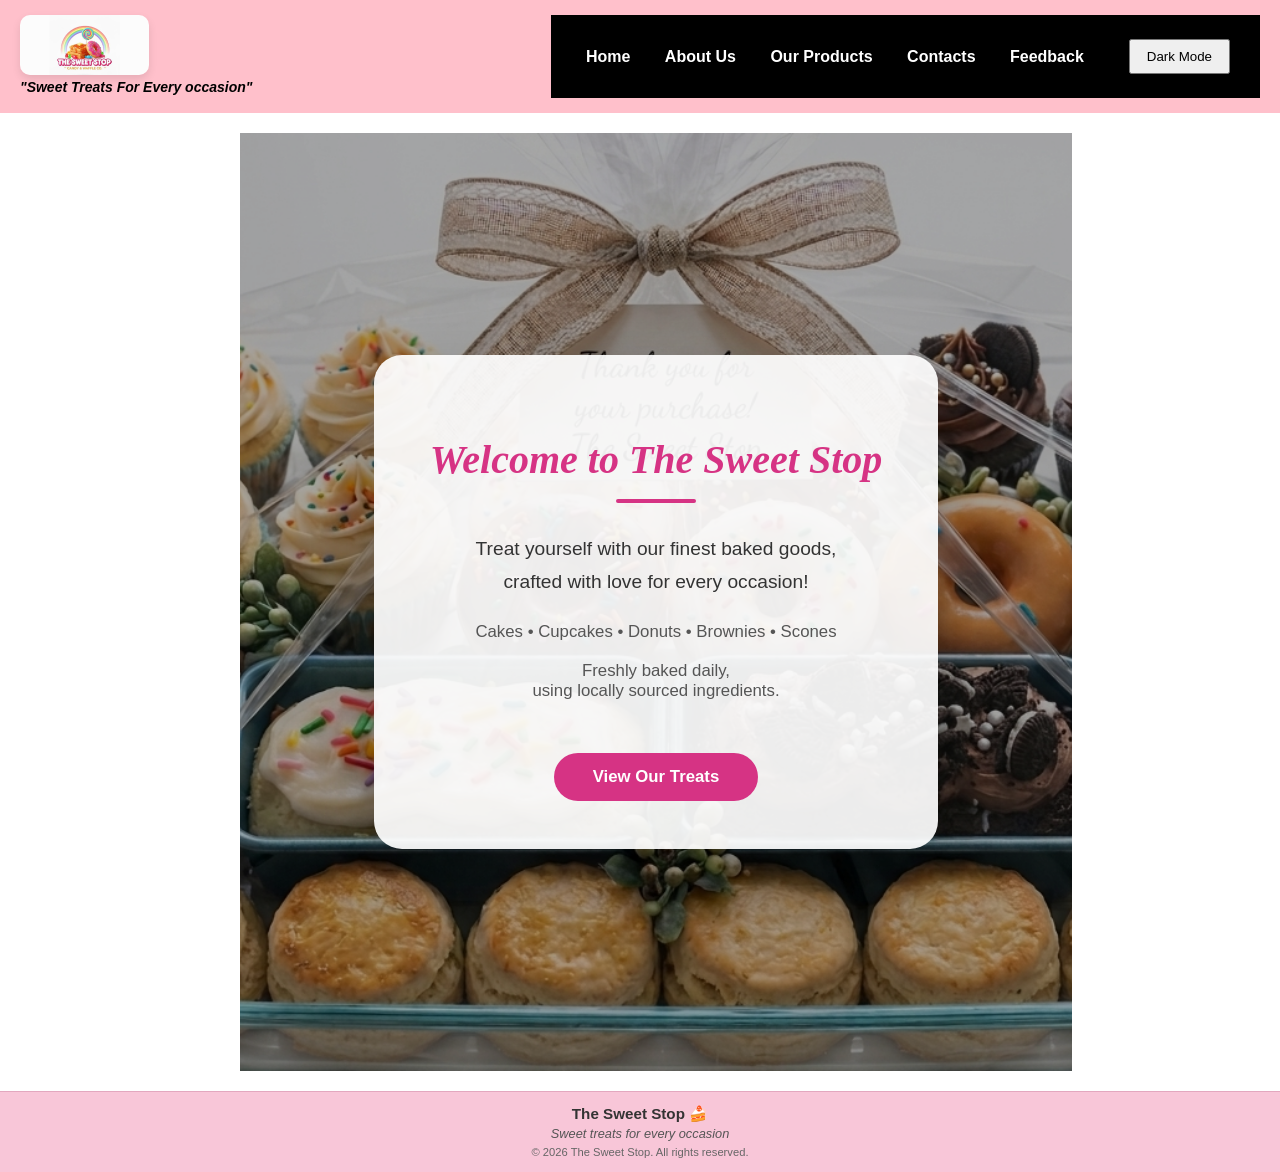
<file: index.html>
<!DOCTYPE html>
<html lang="en">
<head>
    <meta charset="UTF-8">
    <meta name="viewport" content="width=device-width, initial-scale=1.0">
    <title>Homepage</title>
    <link rel="stylesheet" href="styles.css">
</head>
<body>

    <header class="site-header">
       <div class="brand">
        <img src="logo.jpg" alt="logo" class="logo">
       <span class="slogan">"Sweet Treats For Every occasion"</span>
       </div>
    
        <nav class="main-nav">
            <div class="nav-links" id="nav-links">
            <a href="index.html">Home</a>
            <a href="about.html">About Us</a>
            <a href="products.html">Our Products</a>
            <a href="contacts.html">Contacts</a>
            <a href="feedback.html">Feedback</a>
            </div>
    <button class="hamburger" id="hamburger">
        <span></span>
        <span></span>
        <span></span>
    </button>
    <button id="theme-toggle"> Dark Mode</button>
        </nav>
    </header>
    <main>
        <section class="hero-section">
            <div class="hero-overlay"></div>
            <div class="hero-content">
        <h1>Welcome to The Sweet Stop</h1>
        
        <p class="hero-tagline">
            Treat yourself with our finest baked goods,<br>
            crafted with love for every occasion!
        </p>
        
            <p class="hero-details">
            Cakes • Cupcakes • Donuts • Brownies • Scones </p>
            
           
                <p class="hero-details">
                    Freshly baked daily,<br>
                    using locally sourced ingredients.
                </p>

            <a href="products.html" class="hero-button">View Our Treats</a>
        </div>
        </section>
    </main>
  <footer class="site-footer">
  <p class="footer-brand">The Sweet Stop 🍰</p>
  <p class="footer-tagline">Sweet treats for every occasion</p>
  <p class="footer-copy">© 2026 The Sweet Stop. All rights reserved.</p>
</footer>
    <script src="script.js"></script>
</body>
</html>
</file>
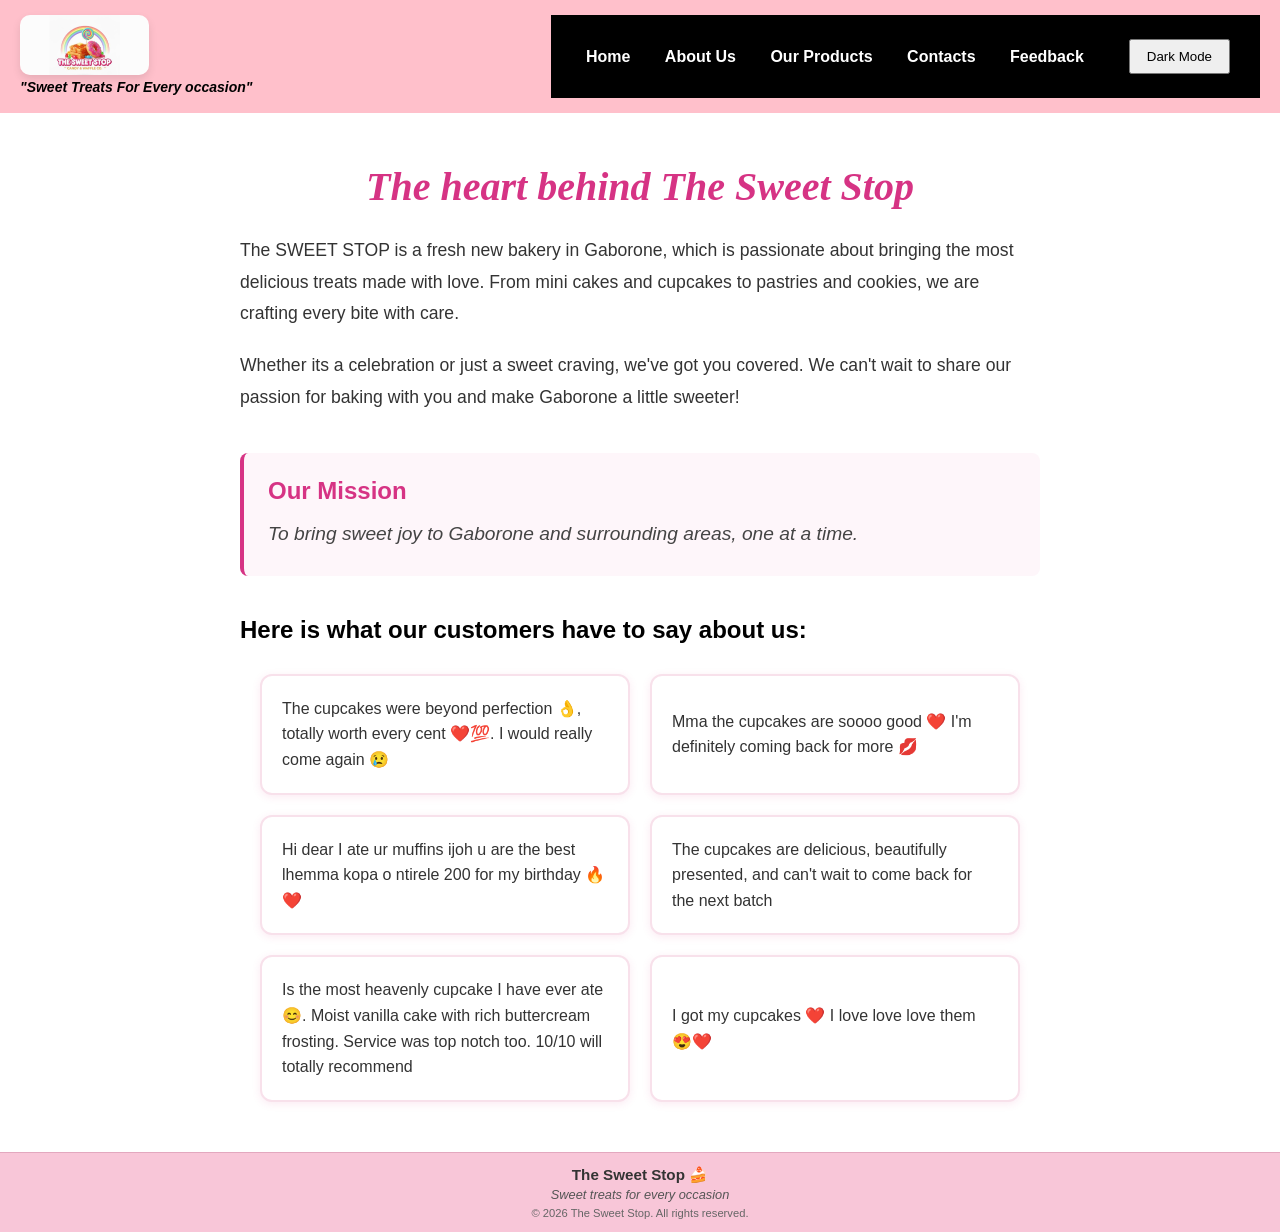
<file: about.html>
<!DOCTYPE html>
<html lang="en">
<head>
    <meta charset="UTF-8">
    <meta name="viewport" content="width=device-width, initial-scale=1.0">
    <title>About Us</title>
    <link rel="stylesheet" href="styles.css">
</head>
<body>
         <header class="site-header">
       <div class="brand">
        <img src="logo.jpg" alt="logo" class="logo">
       <span class="slogan">"Sweet Treats For Every occasion"</span>
       </div>
        <nav class="main-nav">
          <div class="nav-links" id="nav-links">
            <a href="index.html">Home</a>
            <a href="about.html">About Us</a>
            <a href="products.html">Our Products</a>
            <a href="contacts.html">Contacts</a>
            <a href="feedback.html">Feedback</a>
          </div>
    <button class="hamburger" id="hamburger">
        <span></span>
        <span></span>
        <span></span>
    </button>
    <button id="theme-toggle"> Dark Mode</button>
        </nav>
    </header>
    <main>
        <section class="about-section">
            <div class="about-container">
        <h1>The heart behind The Sweet Stop</h1>
        <p class="about-intro">
            The SWEET STOP is a fresh new bakery in Gaborone, which is passionate about bringing the most delicious treats made with love.
            From mini cakes and cupcakes to pastries and cookies, we are crafting every bite with care.
        </p>
        <p>
            Whether its a celebration or just a sweet craving, we've got you covered. We can't wait to share our passion for baking with you and make Gaborone a little sweeter!
           
        </p>

        <div class="mission-box">
            <h2>Our Mission</h2>
        <p>
            To bring sweet joy to Gaborone and surrounding areas, one at a time.
        </p>
        </div>
        </div>
        </section>
            
        <h2>Here is what our customers have to say about us:</h2>

<div class="review-grid">
  <div class="review-card">
    <p>The cupcakes were beyond perfection 👌, totally worth every cent ❤️💯. I would really come again 😢</p>
  </div>

  <div class="review-card">
    <p>Mma the cupcakes are soooo good ❤️ I'm definitely coming back for more 💋</p>
  </div>

  <div class="review-card">
    <p>Hi dear I ate ur muffins ijoh u are the best lhemma kopa o ntirele 200 for my birthday 🔥❤️</p>
  </div>

  <div class="review-card">
    <p>The cupcakes are delicious, beautifully presented, and can't wait to come back for the next batch</p>
  </div>

  <div class="review-card">
    <p>Is the most heavenly cupcake I have ever ate 😊. Moist vanilla cake with rich buttercream frosting. Service was top notch too. 10/10 will totally recommend</p>
  </div>

  <div class="review-card">
    <p>I got my cupcakes ❤️ I love love love them 😍❤️</p>
  </div>
</div>
 </div>
          
    </main>
    <footer class="site-footer">
  <p class="footer-brand">The Sweet Stop 🍰</p>
  <p class="footer-tagline">Sweet treats for every occasion</p>
  <p class="footer-copy">© 2026 The Sweet Stop. All rights reserved.</p>
</footer>
    <script src="script.js"></script>
</body>
</html>
</file>
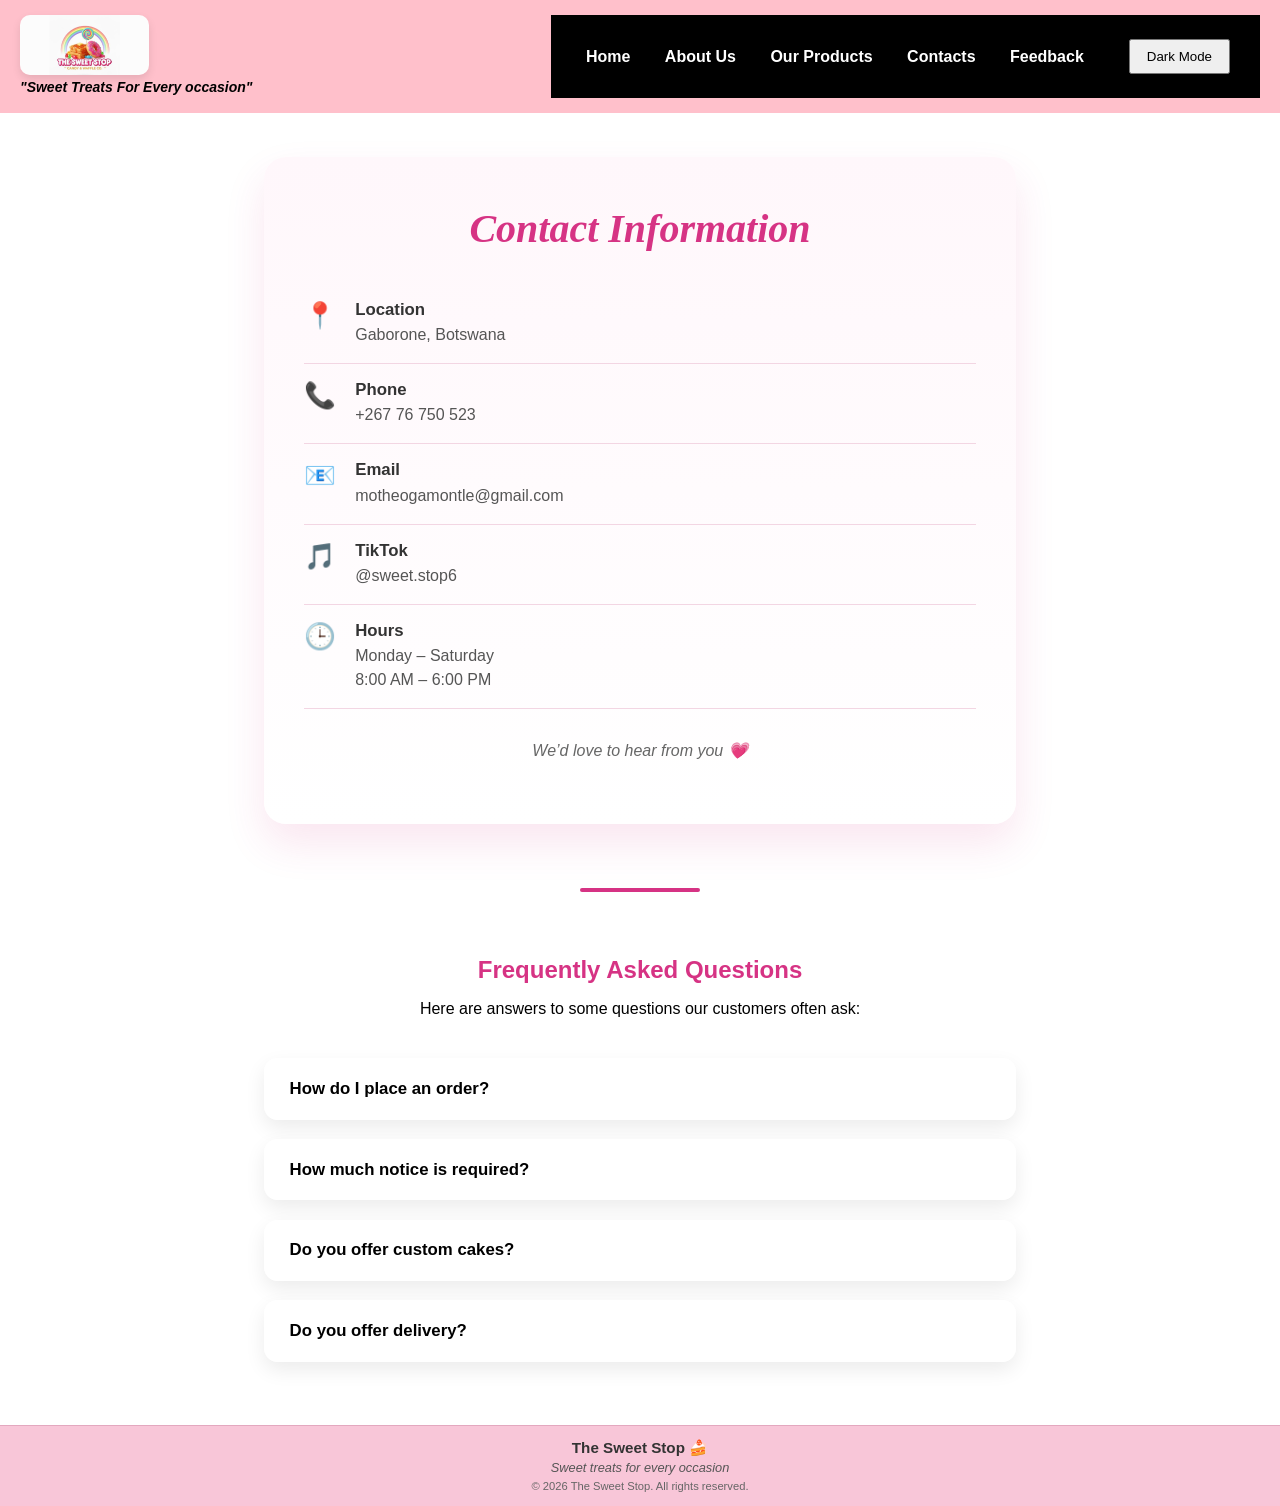
<file: contacts.html>
<!DOCTYPE html>
<html lang="en">
<head>
    <meta charset="UTF-8">
    <meta name="viewport" content="width=device-width, initial-scale=1.0">
    <title>Our Contacts</title>
    <link rel="stylesheet" href="styles.css">
</head>
<body>
    <header class="site-header">
       <div class="brand">
        <img src="logo.jpg" alt="logo" class="logo">
       <span class="slogan">"Sweet Treats For Every occasion"</span>
       </div>
        <nav class="main-nav">
          <div class="nav-links" id="nav-links">
            <a href="index.html">Home</a>
            <a href="about.html">About Us</a>
            <a href="products.html">Our Products</a>
            <a href="contacts.html">Contacts</a>
            <a href="feedback.html">Feedback</a>
            </div>
    <button class="hamburger" id="hamburger">
        <span></span>
        <span></span>
        <span></span>
    </button>
    <button id="theme-toggle"> Dark Mode</button>  
        </nav>
    </header>
    <main>
        <section class="contact-page">


  <section class="contact-info-box">
    <h1>Contact Information</h1>

    <div class="contact-info-item">
      <span class="icon">📍</span>
      <div>
        <strong>Location</strong>
        <p>Gaborone, Botswana</p>
      </div>
    </div>

    <div class="contact-info-item">
      <span class="icon">📞</span>
      <div>
        <strong>Phone</strong>
        <p>+267 76 750 523</p>
      </div>
    </div>

    <div class="contact-info-item">
      <span class="icon">📧</span>
      <div>
        <strong>Email</strong>
        <p>motheogamontle@gmail.com</p>
      </div>
    </div>

    <div class="contact-info-item">
      <span class="icon">🎵</span>
      <div>
        <strong>TikTok</strong>
        <p>@sweet.stop6</p>
      </div>
    </div>

    <div class="contact-info-item">
      <span class="icon">🕒</span>
      <div>
        <strong>Hours</strong>
        <p>
          Monday – Saturday<br>
          8:00 AM – 6:00 PM
        </p>
      </div>
    </div>

    <p class="contact-note">
      We’d love to hear from you 💗
    </p>
  </section>


  <div class="contact-divider"></div>

  <section class="faq-section">
    <h2>Frequently Asked Questions</h2>
    <p class="faq-intro">
      Here are answers to some questions our customers often ask:
    </p>

    <div class="faq-item">
      <button class="faq-question">How do I place an order?</button>
      <div class="faq-answer">
        <p>
          You can place an order by contacting us via phone, email, or social media.
          Please include the type of treat, quantity, and preferred date.
        </p>
      </div>
    </div>

    <div class="faq-item">
      <button class="faq-question">How much notice is required?</button>
      <div class="faq-answer">
        <p>
          We recommend placing orders at least 48–72 hours in advance.
          Custom cakes may require more time.
        </p>
      </div>
    </div>

    <div class="faq-item">
      <button class="faq-question">Do you offer custom cakes?</button>
      <div class="faq-answer">
        <p>
          Yes! We create custom cakes and cupcakes for all occasions.
          Share your ideas with us when ordering.
        </p>
      </div>
    </div>

    <div class="faq-item">
      <button class="faq-question">Do you offer delivery?</button>
      <div class="faq-answer">
        <p>
          Delivery depends on your location and order size.
          Please contact us for details.
        </p>
      </div>
    </div>
  </section>

</section>

    </main>

    <footer class="site-footer">
  <p class="footer-brand">The Sweet Stop 🍰</p>
  <p class="footer-tagline">Sweet treats for every occasion</p>
  <p class="footer-copy">© 2026 The Sweet Stop. All rights reserved.</p>
</footer>
    <script src="script.js"></script>
        </body>
        </html>
</file>
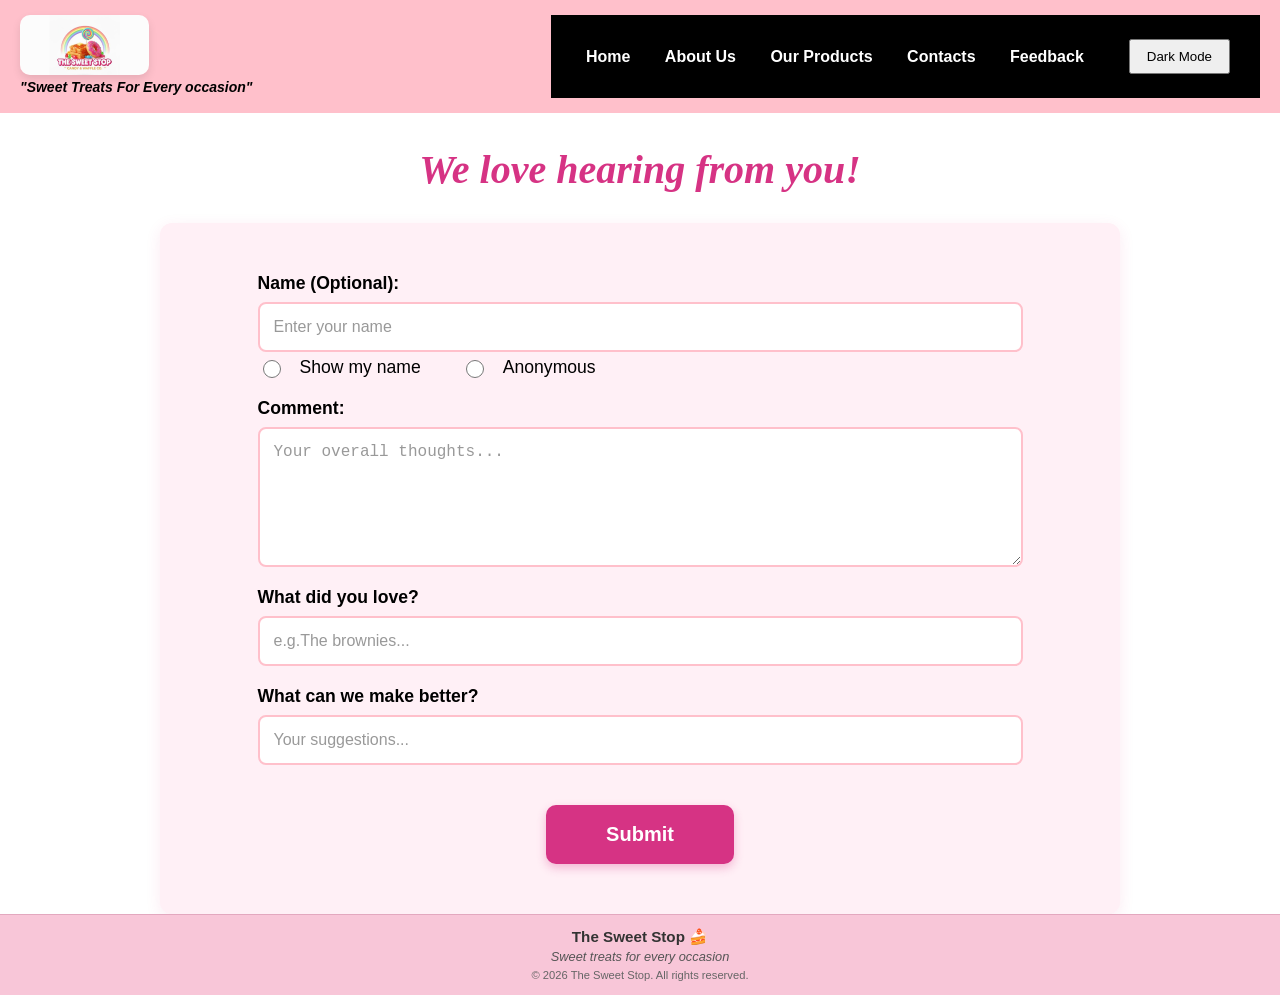
<file: feedback.html>
<!DOCTYPE html>
<html lang="en">
<head>
    <meta charset="UTF-8">
    <meta name="viewport" content="width=device-width, initial-scale=1.0">
    <title>Feedback</title>
    <link rel="stylesheet" href="styles.css">
</head>
<body>
    <header class="site-header">
       <div class="brand">
        <img src="logo.jpg" alt="logo" class="logo">
       <span class="slogan">"Sweet Treats For Every occasion"</span>
       </div>
        <nav class="main-nav">
            <div class="nav-links" id="nav-links">
            <a href="index.html">Home</a>
            <a href="about.html">About Us</a>
            <a href="products.html">Our Products</a>
            <a href="contacts.html">Contacts</a>
            <a href="feedback.html">Feedback</a>
            </div>
    <button class="hamburger" id="hamburger">
        <span></span>
        <span></span>
        <span></span>
    </button> 
    <button id="theme-toggle"> Dark Mode</button>   
        </nav>
    </header>
    
    <section id="feedback" class="feedback-section">
        <div class="feedback-header">
            <h1 class="section-title">We love hearing from you!</h1>
        </div>

            <form id="feedbackForm" action="https://formspree.io/f/mgorykpa" method="POST">
            <div class="form-container">
                
        
                    <div class="input-group">
                        <label>Name (Optional):</label>
                        <input type="text" name="name" placeholder="Enter your name">
                        <div class="radio-group">
                            <label class="radio-container">
                                <input type="radio" name="display_name" value="show">
                                <span class="checkmark"></span> Show my name
                            </label>
                            <label class="radio-container">
                                <input type="radio" name="display_name" value="anonymous">
                                <span class="checkmark"></span> Anonymous
                            </label>
                        </div>
                    </div>
                </div>
                    
                    <div class="input-group">
                        <label>Comment:</label>
                        <textarea name="Comment" placeholder="Your overall thoughts..."></textarea>
                    </div>

                    <div class="input-group">
                        <label>What did you love?</label>
                        <input type="text" name="loved" placeholder="e.g.The brownies...">
                    </div>

                    <div class="input-group">
                        <label>What can we make better?</label>
                        <input type="text" name="improve" placeholder="Your suggestions...">
                    </div>
                </div>
            </div>

            <div class="submit-container">
                <button type="submit" class="btn-gold submit-btn">Submit</button>
            </div>
        </form>
    </section>

    <footer class="site-footer">
  <p class="footer-brand">The Sweet Stop 🍰</p>
  <p class="footer-tagline">Sweet treats for every occasion</p>
  <p class="footer-copy">© 2026 The Sweet Stop. All rights reserved.</p>
</footer>

    <div id="thankYouPopup" class="popup">
    <div class="popup-content">
        <h2>Thank You For Your Feedback!</h2>
        <button id="closePopup">Close</button>
    </div>
</div>
    <script src="script.js"></script>
    </body>
    </html>
</file>
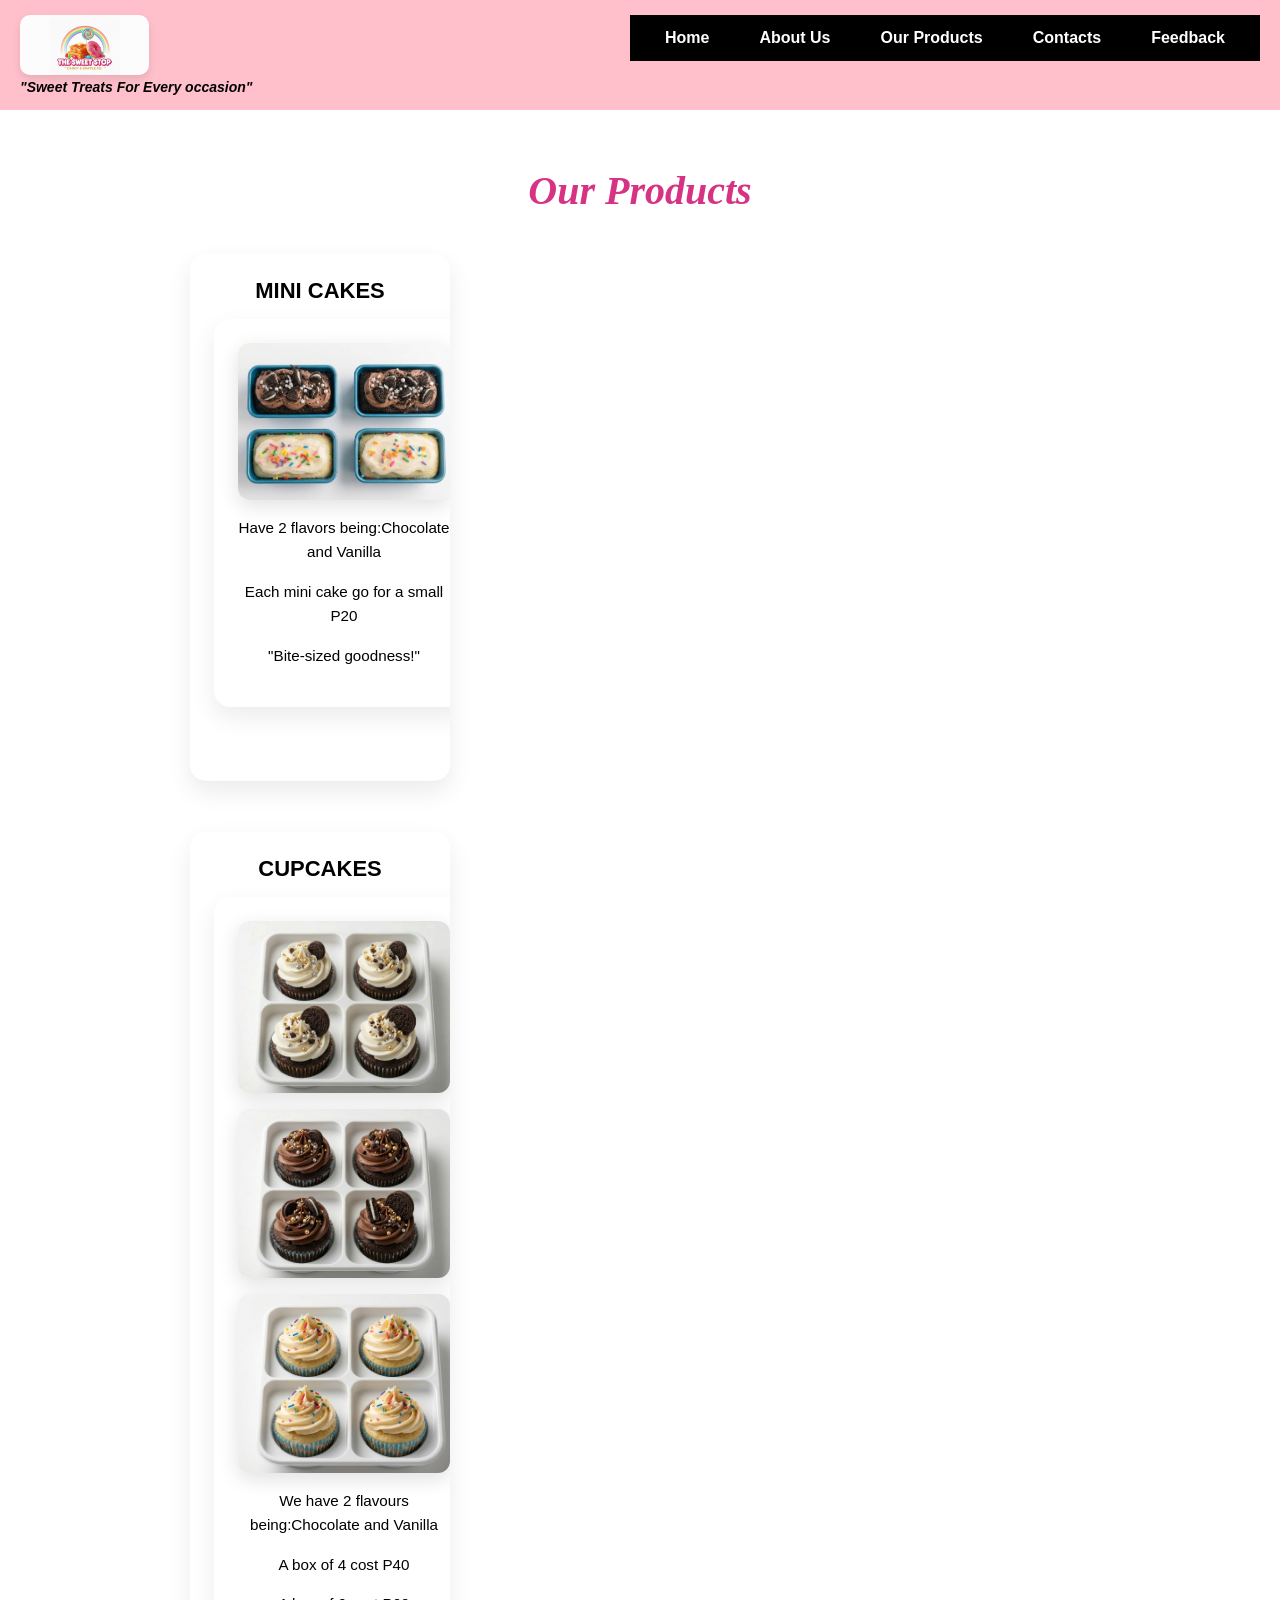
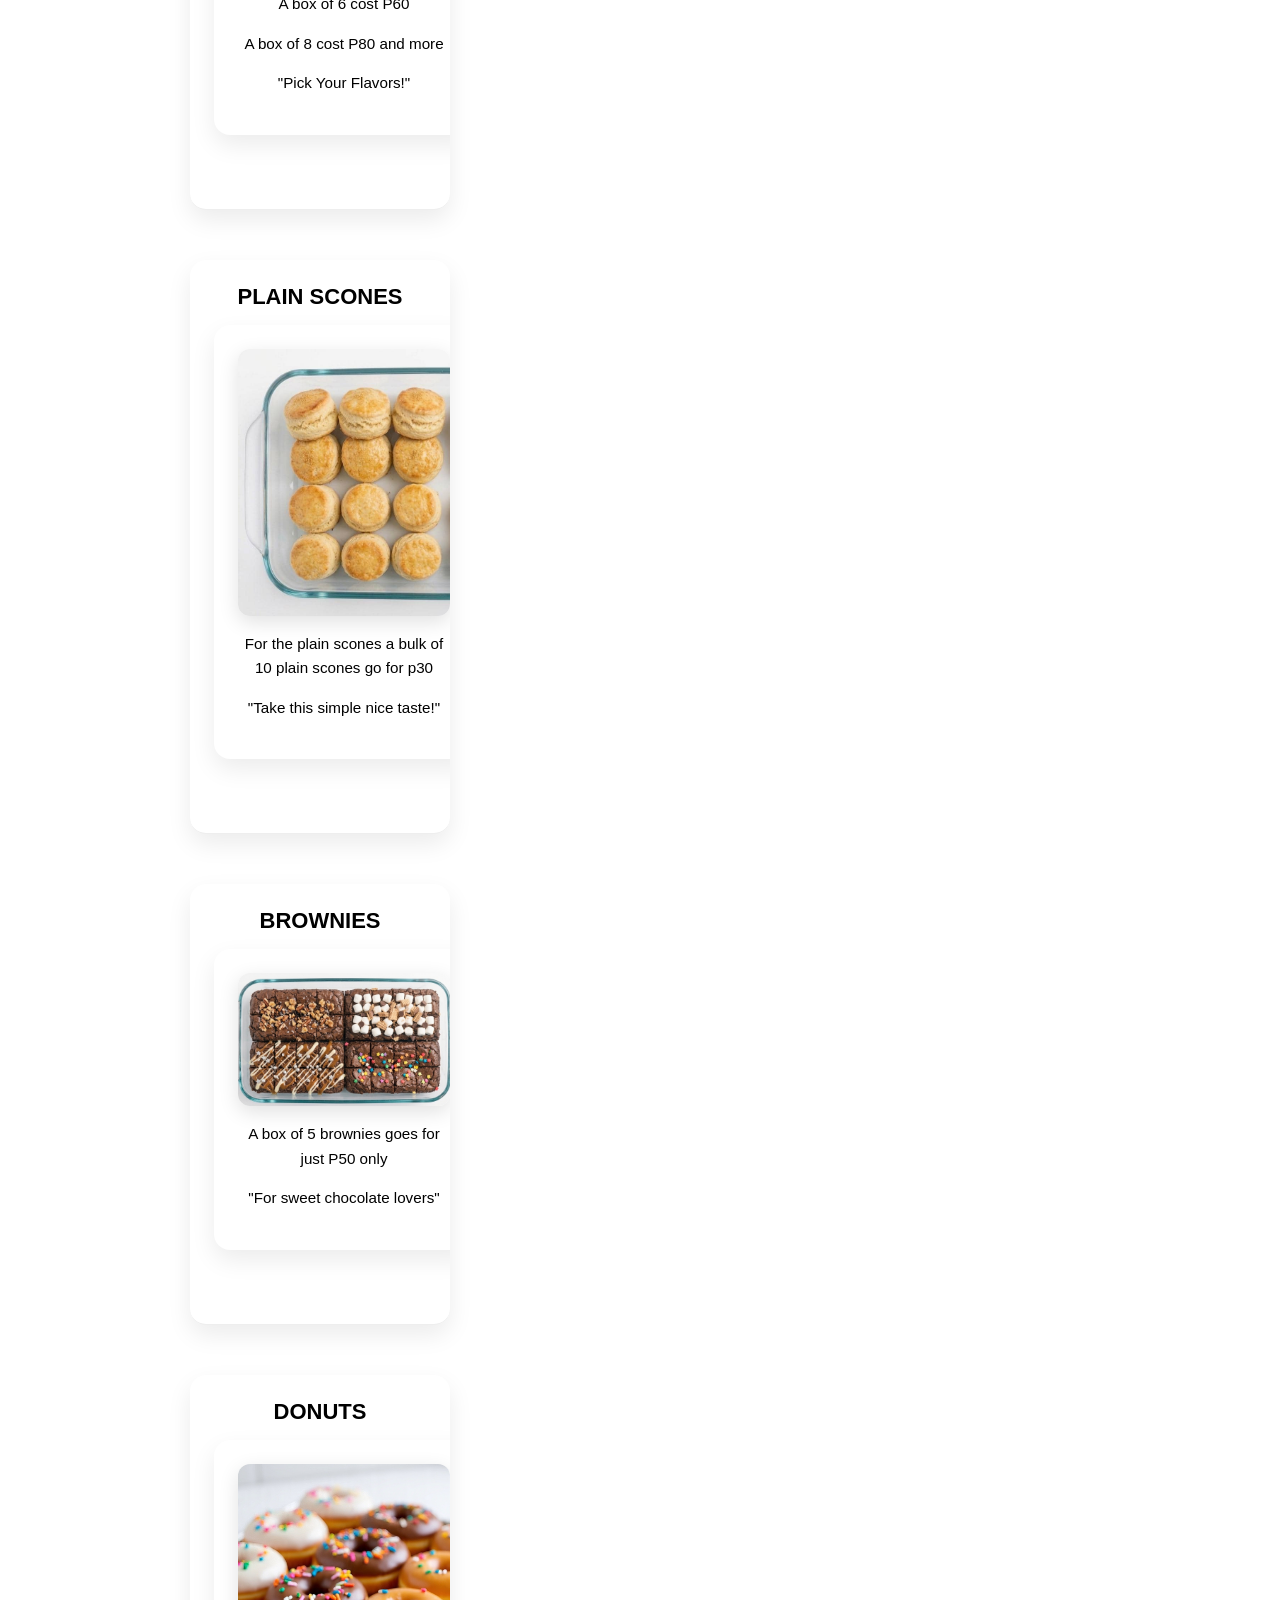
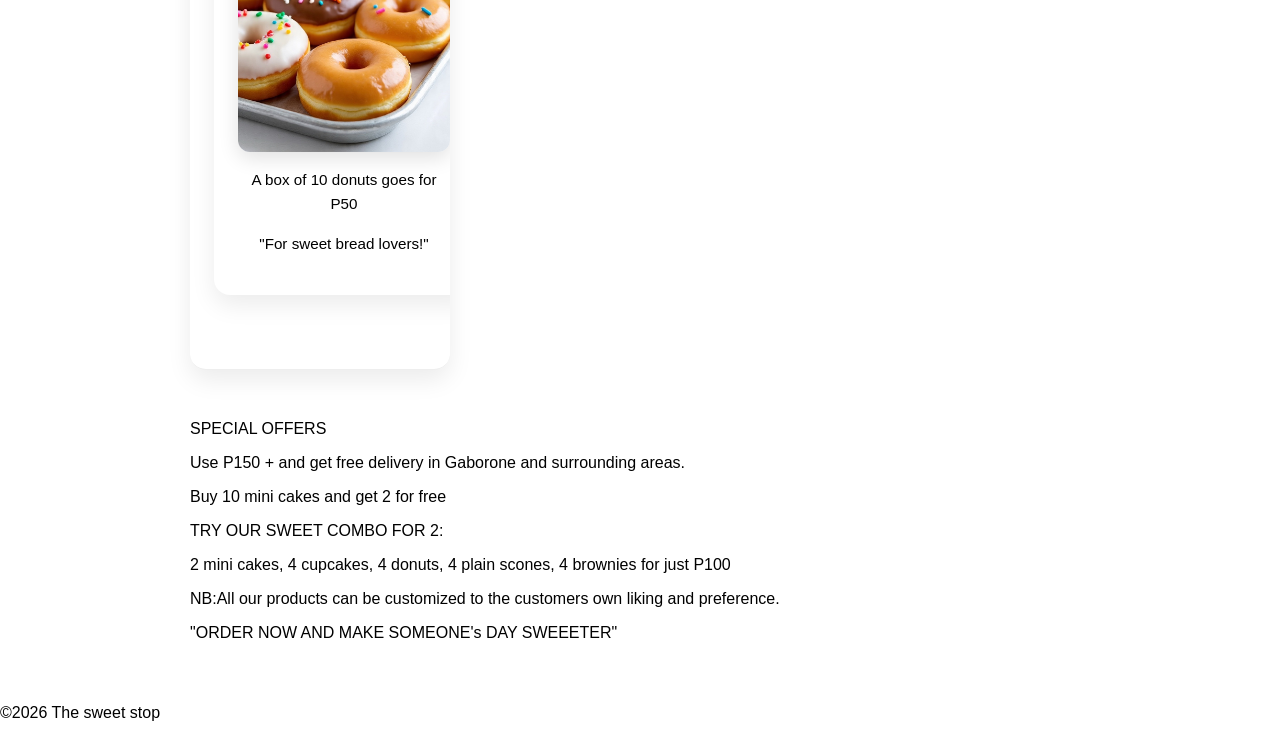
<file: Products.html>
<!DOCTYPE html>
<html lang="en">
<head>
    <meta charset="UTF-8>
    <meta name="viewport" content="width=device-width, initial-scale=1.0">
    <title>Our Products</title>
    <link rel="stylesheet" href="styles.css">
</head>
<body>
        <header class="site-header">
       <div class="brand">
        <img src="logo.jpg" alt="logo" class="logo">
       <span class="slogan">"Sweet Treats For Every occasion"</span>
       </div>
        <nav class="main-nav">
            <a href="index.html">Home</a>
            <a href="about.html">About Us</a>
            <a href="products.html">Our Products</a>
            <a href="contacts.html">Contacts</a>
            <a href="feedback.html">Feedback</a>
        </nav>
    </header>
    <main class="products-page">
        <h1>Our Products</h1>
        <!--Product 1-->
        <div class="product">
          <h2 class="product-name">MINI CAKES</h2>
          <div class="product content">
            <img src="mini cakes.png" alt="MINI CAKES" class="product-img">
            <p class="product-desc">
            <p>Have 2 flavors being:Chocolate and Vanilla</p>
            <p>Each mini cake go for a small P20</p>
            <p>"Bite-sized goodness!"</p>
            </p>
            </div>
            </div>
        
        <!--Product 2-->
        <div class="product">
          <h2 class="product-name">CUPCAKES</h2>
          <div class="product content">
            <img src="cupcakes 1.png" alt="CUPCAKES" class="product-img">
            <img src="cupcakes 2.png" alt="CUPCAKES" class="product-img">
            <img src="cupcakes 3.png" alt="CUPCAKES" class="product-img">
            <p class="product-desc">
           <p>We have 2 flavours being:Chocolate and Vanilla</p>
            <p>A box of 4 cost P40</p>
            <p>A box of 6 cost P60</p>
            <p>A box of 8 cost P80
            and more</p>
            <P>"Pick Your Flavors!"</p>
            </p>
            </div>
            </div>
            
            <!--Product 3-->
        <div class="product">
          <h2 class="product-name">PLAIN SCONES</h2>
          <div class="product content">
            <img src="plain scones.jpg" alt="PLAIN SCONES" class="product-img">
            <p class="product-desc">
            <p>For the plain scones a bulk of 10 plain scones go for p30</p>
            <p>"Take this simple nice taste!"</p>
            </p>
            </div>
            </div>

            <!--Product 4-->
        <div class="product">
          <h2 class="product-name">BROWNIES</h2>
          <div class="product content">
            <img src="brownies.png" alt="BROWNIES" class="product-img">
            <p class="product-desc">
           <p>A box of 5 brownies goes for just P50 only</p>
            <p>"For sweet chocolate lovers"</p>
            </p>
            </div>
            </div>
            
         <!--Product 5-->
        <div class="product">
          <h2 class="product-name">DONUTS</h2>
          <div class="product content">
            <img src="donuts.jpg" alt="DONUTS" class="product-img">
            <p class="product-desc">
          <p>A box of 10 donuts goes for P50</p>
            <p>"For sweet bread lovers!"</p>
            </p>
            </div>
            </div>
        
        <p>
            <p>SPECIAL OFFERS</p>
            <p>Use P150 + and get free delivery in Gaborone and surrounding areas.</p>
            <p>Buy 10 mini cakes and get 2 for free</p>
            <p>TRY OUR SWEET COMBO FOR 2:</p>
                 <p>2 mini cakes, 4 cupcakes, 4 donuts, 4 plain scones, 4 brownies for just P100</p>
        </p>
        <p>
            NB:All our products can be customized to the customers own liking and preference.
        </p>
        <P>
            "ORDER NOW AND MAKE SOMEONE's DAY SWEEETER"
        </P>
    </main>
    <footer>
        <p>&copy;2026 The sweet stop</p>
    </footer>
</body>
</html>
</file>
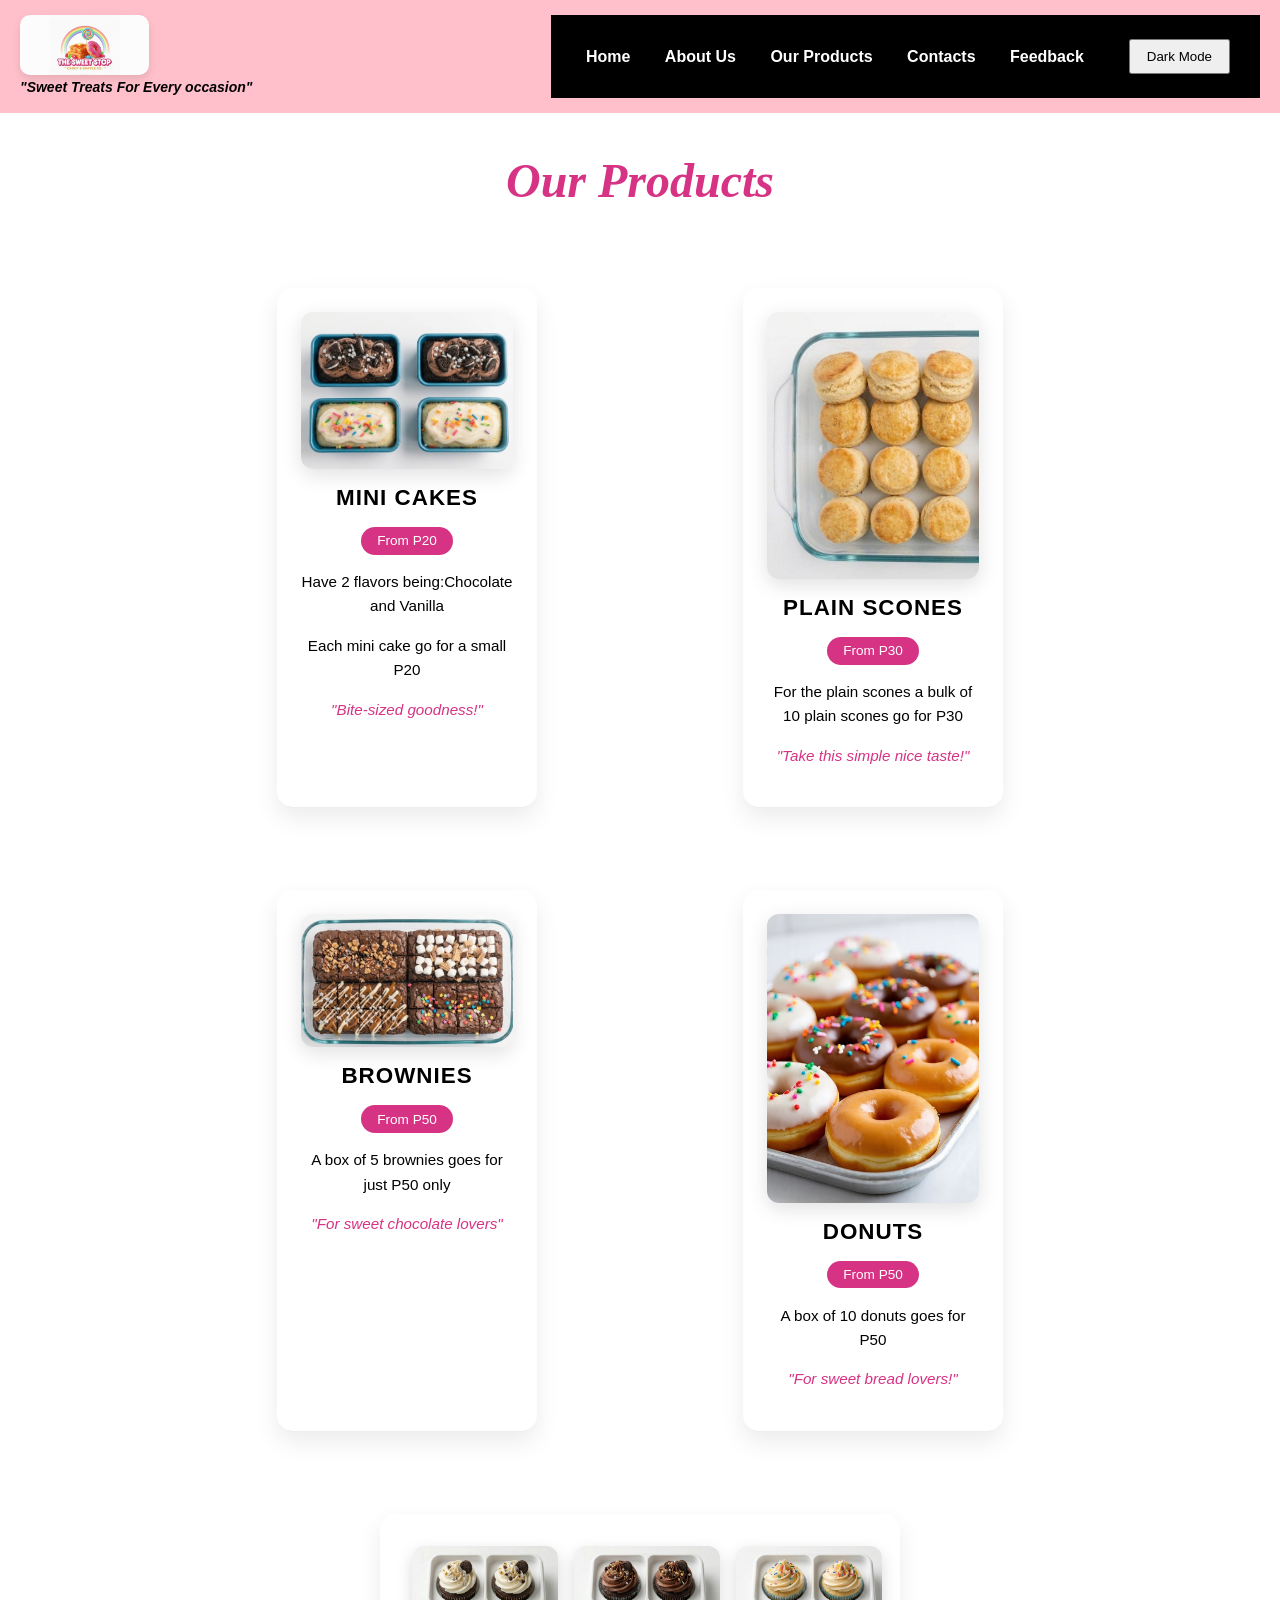
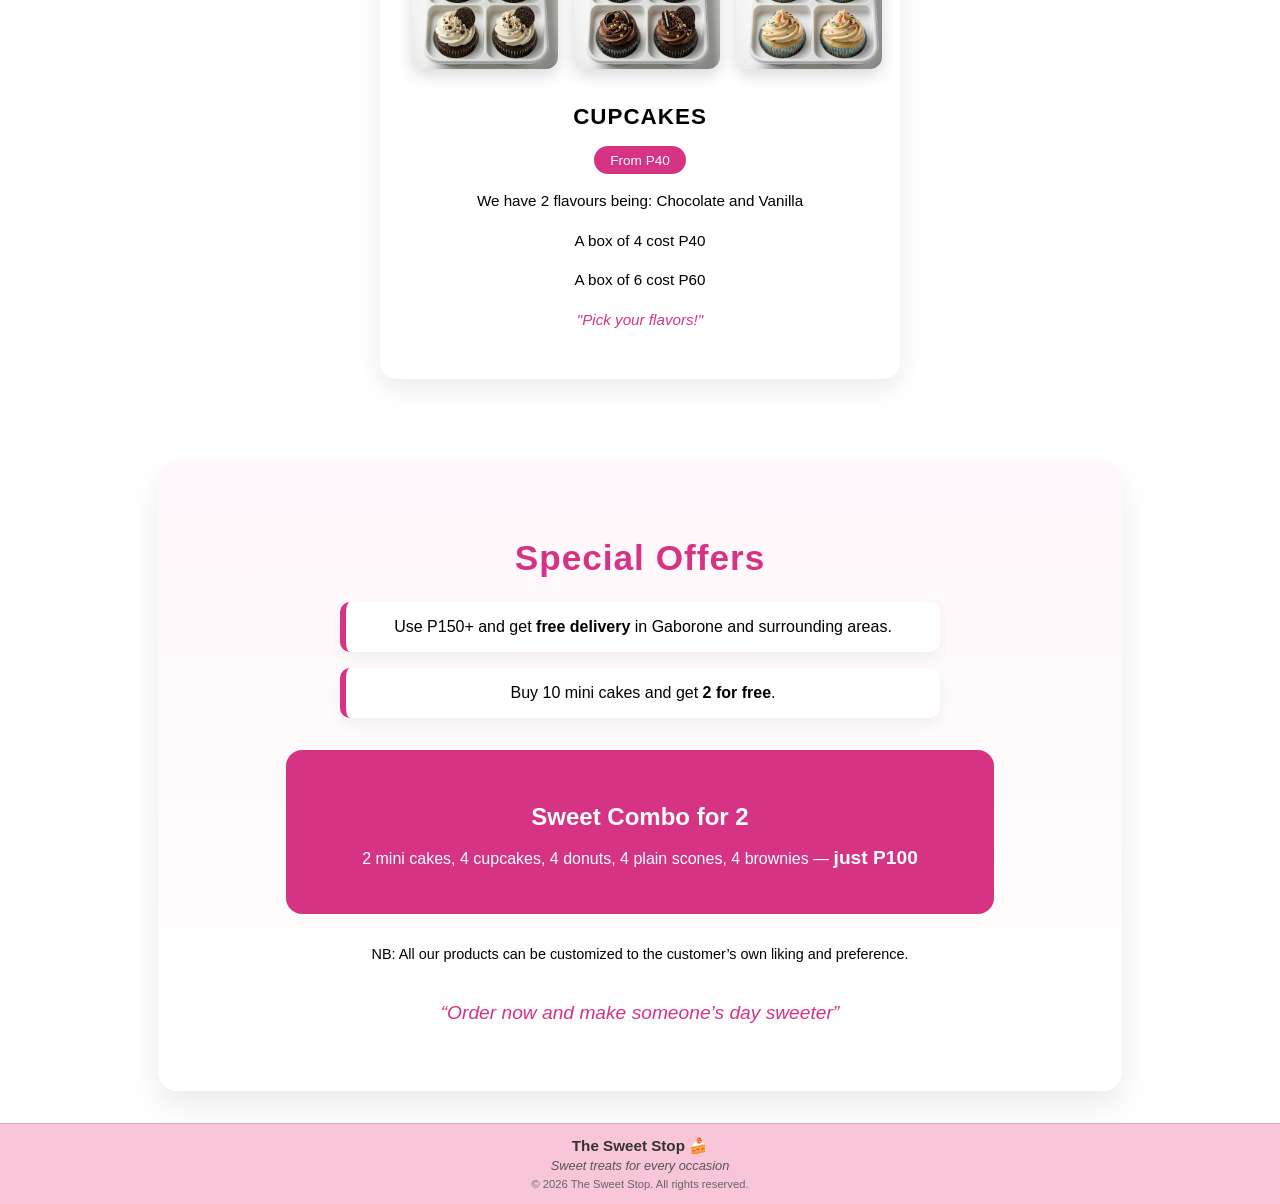
<file: products.html>
<!DOCTYPE html>
<html lang="en">
<head>
    <meta charset="UTF-8">
    <meta name="viewport" content="width=device-width, initial-scale=1.0">
    <title>Our Products</title>
    <link rel="stylesheet" href="styles.css">
</head>
<body>
        <header class="site-header">
       <div class="brand">
        <img src="logo.jpg" alt="logo" class="logo">
       <span class="slogan">"Sweet Treats For Every occasion"</span>
       </div>
        <nav class="main-nav">
          <div class="nav-links" id="nav-links">
            <a href="index.html">Home</a>
            <a href="about.html">About Us</a>
            <a href="products.html">Our Products</a>
            <a href="contacts.html">Contacts</a>
            <a href="feedback.html">Feedback</a>
          </div>
    <button class="hamburger" id="hamburger">
        <span></span>
        <span></span>
        <span></span>
    </button>
    <button id="theme-toggle"> Dark Mode</button>  
        </nav>
    </header>
    <section class="products-section">
        <h1>Our Products</h1>
        <div class="products-grid">
        <!--Product 1-->
        <div class="product">
            <img src="mini cakes.png" alt="MINI CAKES">
            <h3>MINI CAKES</h3>
            <span class="price-tag">From P20</span>
            <p>Have 2 flavors being:Chocolate and Vanilla</p>
            <p>Each mini cake go for a small P20</p>
            <p><em>"Bite-sized goodness!"</em></p>
            </div>
            
            
        
    
            <!--Product 2-->
        <div class="product">
            <img src="plain scones.jpg" alt="PLAIN SCONES">
            <h3>PLAIN SCONES</h3>
            <span class="price-tag">From P30</span>
            <p>For the plain scones a bulk of 10 plain scones go for P30</p>
            <p><em>"Take this simple nice taste!"</em></p>
            </div>
            

            <!--Product 3-->
        <div class="product">
            <img src="brownies.png" alt="BROWNIES">
            <h3>BROWNIES</h3>
            <span class="price-tag">From P50</span>
           <p>A box of 5 brownies goes for just P50 only</p>
            <p><em>"For sweet chocolate lovers"</em></p>
            </div>
            
            
         <!--Product 4-->
        <div class="product">
            <img src="donuts.jpg" alt="DONUTS">
            <h3>DONUTS</h3>
            <span class="price-tag">From P50</span>
          <p>A box of 10 donuts goes for P50</p>
            <p><em>"For sweet bread lovers!"</em></p>
            </div>
            

        <!--Product 5-->
        <div class="product product-wide">
            <div class="cupcake-images">
                 <img src="cupcakes 1.png" alt="CUPCAKES">
                 <img src="cupcakes 2.png" alt="CUPCAKES">
                 <img src="cupcakes 3.png" alt="CUPCAKES">
            </div>
            <h3>CUPCAKES</h3>
            <span class="price-tag">From P40</span>
            <p>We have 2 flavours being: Chocolate and Vanilla</p>
            <p>A box of 4 cost P40</p>
            <p>A box of 6 cost P60</p>
            <p><em>"Pick your flavors!"</em></p>
        </div>
        </div>
        </section>

  <section class="offers-section">

  <h2>Special Offers</h2>

  <ul class="offers-list">
    <li>Use P150+ and get <strong>free delivery</strong> in Gaborone and surrounding areas.</li>
    <li>Buy 10 mini cakes and get <strong>2 for free</strong>.</li>
  </ul>

  <div class="combo-box">
    <h3>Sweet Combo for 2</h3>
    <p>
      2 mini cakes, 4 cupcakes, 4 donuts,  
      4 plain scones, 4 brownies — <strong>just P100</strong>
    </p>
  </div>

  <p class="note">
    NB: All our products can be customized to the customer’s own liking and preference.
  </p>

  <p class="cta">
    “Order now and make someone’s day sweeter”
  </p>

</section>
    </div>


</section>
    </main>
    <footer class="site-footer">
  <p class="footer-brand">The Sweet Stop 🍰</p>
  <p class="footer-tagline">Sweet treats for every occasion</p>
  <p class="footer-copy">© 2026 The Sweet Stop. All rights reserved.</p>
</footer>
<button id="back-to-top" title="Go to top">&#8593;</button>
    <script src="script.js"></script>
</body>
</html>
</file>
<file: styles.css>
body {
    font-family: Arial, Helvetica, sans-serif;
    margin: 0;
    padding: 0;
    background-color: #ffffff;
    color: #000000;
    transition: background-color 0.3s, color 0.3s;
}

nav {
    margin-top: 0;
    background-color: #000000;
    padding: 20px;
    text-align: center;
}

nav a {
    color: white;
    text-decoration: none;
    margin: 0 15px;
}

nav a:hover{
    text-decoration: underline;
}

header {
    background-color: #ffc0cb;
    color: white;
    padding: 30px;
    text-align: center;
    margin-bottom: 0;
}

main {
    padding: 20px;
    max-width: 800px;
    margin: 0 auto;
}

.site-footer {
  background-color: #f8c6d8;
  text-align: center;
  padding: 0.6rem 1rem;   
  border-top: 1px solid #e3a8bf;  
}

.site-footer p {
  margin: 0.15rem 0;          
  line-height: 1.3;
}

.footer-brand {
  font-weight: 600;
  font-size: 0.95rem;
  color: #333;
}

.footer-tagline {
  font-size: 0.8rem;
  font-style: italic;
  color: #555;
}

.footer-copy {
  font-size: 0.7rem;
  color: #666;
}

img {
    border-radius: 10px;
    box-shadow: 0 4px 8px rgba(0,0,0,0.1);
}

.site-header {
  display: flex;
  justify-content: space-between; 
  align-items: flex-start; 
  background-color: #ffc0cb;
  color: #fff;
  padding: 15px 20px;
}

.brand {
  display: flex;
  flex-direction: column; 
  align-items: flex-start; 
  gap: 4px; 
}

.logo {
  height: 60px;
  width: auto;
}

.slogan {
  font-size: 14px;
  color: #000000;
  font-weight: 600;
  font-style: italic;
}

.main-nav {
  align-items: center;
  display: flex;
  gap: 20px;
  background-color: #000000;
  padding: 14px 20px;
}

.main-nav a {
  color: #fff;
  text-decoration: none;
  font-weight: bold;
}

.main-nav a:hover {
  color: #ffc0cb;
}

image{
    display: flex;
    justify-content: center;
    padding: 40 px 20px;
}

.hero {
  position: relative;
  max-width: 600px;
  width: 100%; 
}
  
.hero img {
  width: 100%;
  height:auto;
  display: block;
  border-radius: 8px;
}

.hero-text {
  position: relative; 
  top: 50%;
  left: 50%;
  transform: translate(-50%, -50%);
  text-align: center;
  color: #000000; 
  background-color: #f9f9f9;
  padding: 20px;
}

.review-grid {
  display: grid;
  grid-template-columns: repeat(3, 1fr); 
  gap: 15px; 
  max-width: 900px;
  margin: 20px auto;
  padding: 0 20px;
}

.review-grid img {
  width: 100%; 
  height: auto;
  border-radius: 8px;
  box-shadow: 0 2px 5px rgba(0,0,0,0.1); 
}

.products-page {
  max-width: 900px;
  margin: 0 auto;
  padding: 30px 20px;
}

.products-page h1 {
  text-align: center;
  margin-bottom: 40px;
}

.product {
  margin-bottom: 50px; 
  padding-bottom: 30px;
  border-bottom: 1px solid #eee; 
}

.product:last-child {
  border-bottom: none;
}

.product-name {
  font-size: 22px;
  font-weight: bold;
  color: #000000;
  margin: 0 0 15px 0;
}

.product-content {
  display: flex;
  gap: 10px; 
  align-items: flex-start;
}

.product-img {
  width: 180px; 
  height: auto;
  border-radius: 8px;
  flex-shrink: 0; 
}

.product-desc {
  margin: 0;
  font-size: 16px;
  line-height: 1.6;
  color: #000000;
}

 .product-img {
    width: 100%;
    max-width: 250px;
  }

  body {
    background-color: #ffffff; 
    font-family: Arial, sans-serif;
    margin: 0;
    padding: 0;
  }

  h1 {
    text-align: center;
    color: #d63384; 
    font-family: 'Georgia', serif;
    font-style: italic;
    font-size: 2.5rem;
    margin-bottom: 30px;
  }

  form {
    max-width: 900px;     
    margin: 0 auto;       
    padding: 30px;
    background-color: #fff0f6; 
    border-radius: 12px;
    box-shadow: 0 4px 15px rgba(214, 51, 132, 0.1); 
  }

  label {
    display: block;
    width: 85%;           
    margin: 20px auto 8px auto; 
    text-align: left;     
    font-weight: bold;
    color: #000000;
    font-size: 1.1rem;
  }

 
  input[type="text"],
  textarea {
    width: 85%;          
    padding: 14px;
    margin: 0 auto;
    display: block;
    border: 2px solid #ffc0cb;
    border-radius: 8px;
    font-size: 16px;
    background-color: #ffffff;
    box-sizing: border-box;
    transition: border-color 0.3s ease;
  }

  input[type="text"]:focus,
  textarea:focus {
    outline: none;
    border-color: #ffc0cb; 
    box-shadow: 0 0 0 3px rgba(214, 51, 132, 0.2);
  }

  textarea {
    height: 140px;        
    resize: vertical;   
  }

  
  .radio-group {
    width: 85%;
    margin: 5px auto 20px auto;
    text-align: left;
    display: flex;
    gap: 40px;   
  }         

  .radio-group label {
    width: auto;          
    margin: 0;
    font-weight: normal;
    display: flex;
    align-items: center;
    gap: 8px;
    cursor: pointer;
  }

  input[type="radio"] {
    accent-color: #000000;
    width: 18px;
    height: 18px;
  }
 button[type="submit"] {
    display: block;
    margin: 40px auto 20px auto;
    padding: 18px 60px;
    font-size: 20px;
    font-weight: bold;
    color: #ffffff;             
    background-color: #d63384;  
    border: none;
    border-radius: 10px;
    cursor: pointer;
    transition: all 0.3s ease;
    box-shadow: 0 4px 10px rgba(214, 51, 132, 0.3);
  }

  button[type="submit"]:hover {
    background-color: #000000;  
    transform: translate(-2px);
    box-shadow: 0 6px 15px rgba(214, 51, 132, 0.4);
  }

.popup {
  display: none; 
  position: fixed;
  top: 0;
  left: 0;
  width: 100%;
  height: 100%;
  background-color: rgba(0, 0, 0, 0.5); 
  z-index: 1000;
}

.popup-content {
  position: absolute;
  top: 50%;
  left: 50%;
  transform: translate(-50%, -50%);
  background-color: #ffffff; 
  padding: 40px 50px;
  border-radius: 12px;
  text-align: center;
  box-shadow: 0 5px 20px rgba(0, 0, 0, 0.3);
  border-top: 8px solid #d63384; 
}

.popup-content h2 {
  color: #d63384;
  font-family: Georgia, serif;
  font-size: 2rem;
  margin: 0 0 25px 0;
}

.popup-content button {
  padding: 12px 40px;
  font-size: 16px;
  font-weight: bold;
  color: #ffffff;
  background-color: #d63384;
  border: none;
  border-radius: 8px;
  cursor: pointer;
}

.popup-content button:hover {
  background-color: #b02a5b;
}

 ::placeholder {
    color: #999;
    opacity: 1;
 }
 
 .review-grid {
  display: grid;
  grid-template-columns: repeat(auto-fit, minmax(280px, 1fr));
  gap: 20px;
  margin: 30px 0;
}

.review-card {
  background: #fff;
  border: 2px solid #f8e1eb; 
  border-radius: 12px;
  padding: 20px;
  box-shadow: 0 2px 8px rgba(214, 51, 132, 0.1);
  display: flex;
  align-items: center; 
}

.review-card p {
  margin: 0;
  line-height: 1.6;
  color: #333;
}

.review-card:hover {
  border-color: #d63384;
  transform: translateY(-2px);
  transition: all 0.2s ease;
}

.about-section {
  padding-top: 30px;
  background: #fff;
}

.about-container {
  max-width: 800px;
  margin: 0 auto;
}

.about-container h1 {
  font-size: 2.5rem;
  color: #d63384;
  font-weight: 700;
  margin-bottom: 24px;
  margin-top: 0;
  text-align: center;
  line-height: 1.2;
}

.about-container p {
  font-size: 1.1rem;
  line-height: 1.8;
  color: #333;
  margin-bottom: 20px;
}

.about-intro {
  font-size: 1.25rem;
  color: #555;
}

.mission-box {
  background: #fef6fa; 
  border-left: 4px solid #d63384;
  padding: 24px;
  border-radius: 8px;
  margin: 40px 0;
}

.mission-box h2 {
  color: #d63384;
  margin: 0 0 12px 0;
  font-size: 1.5rem;
}

.mission-box p {
  margin: 0;
  font-style: italic;
  font-size: 1.2rem;
  color: #444;
}

.reviews-heading {
  font-size: 1.8rem;
  color: #222;
  text-align: center;
  margin: 60px 0 30px 0;
}

nav {
  margin-top: 0;
  margin-bottom: 0;
}

.product {
  width: 260px;               
  box-sizing: border-box;
  overflow: hidden;           
  text-align: center;
  justify-self: center;
  background: #ffffff;                 
  border-radius: 16px;                  
  padding: 1.5rem;
  box-shadow: 0 10px 25px rgba(0,0,0,0.08);
  transition: transform 0.3s ease, box-shadow 0.3s ease;
  
}

.product:hover {
  transform: translateY(-6px);
  box-shadow: 0 18px 35px rgba(0,0,0,0.15);
}

.product img {
  width: 100%;                
  height: auto;
  display: block;
  border-radius: 12px;
  margin-bottom: 1rem;
  box-shadow: 0 6px 20px rgba(0,0,0,0.12);

}

.products-section h1 {
  font-size: 3rem;
  color: #d63384; 
  margin-bottom: 3rem;
}

.product h3 {
  color: #000;
  font-size: 1.4rem;
  margin: 1rem 0 0.5rem;
  letter-spacing: 1px;
}

.product p {
  color: #000000;
  line-height: 1.6;
  font-size: 0.95rem;
}

.product em {
  color: #d63384;
  font-style: italic;
}


.cupcake-images {
display: flex;
  justify-content: space-between; 
  gap: 1rem;
  width: 100%;            
  max-width: 460px;       
  margin: 0 auto 1.2rem;  
}

.cupcake-images img {
  width: 32%;
  border-radius: 12px;
  box-shadow: 0 6px 16px rgba(0,0,0,0.15);
}

.price-tag {
  display: inline-block;
  background: #d63384;
  color: white;
  padding: 0.4rem 1rem;
  border-radius: 20px;
  font-size: 0.85rem;
  margin-top: 0.5rem;
}

.products-grid {
  display: grid;
  grid-template-columns: repeat(2, 1fr);
  gap: 2rem;
  max-width: 900px;  
  margin: 0 auto;    
  padding-top: 2rem;
}

.product-five {
  grid-column: 1 / -1;
  width: 220px;
  margin: 0 auto;
  justify-self: center;
}

.five-images {
  display: grid;
  gap: 0.5rem;
  justify-content: center;
}

.five-images img {
  width: 30%;
}

.product-wide {
  grid-column: 1 / -1;      
  justify-self: center;     
  width: 520px;             
  max-width: 95%;
  padding: 2rem;
}

.offers-section {
  max-width: 900px;
  margin: 0;
  padding: 3rem 2rem;
  background: linear-gradient(to bottom, #fff7fb, #ffffff);
  border-radius: 20px;
  box-shadow: 0 15px 30px rgba(0, 0, 0, 0.08);
  text-align: center;
  margin-top: 2rem;
  margin-bottom: 2rem;
  padding-top: 3rem;
  padding-bottom: 3rem;
  margin-left: auto;
  margin-right: auto;
}

.offers-section h2 {
  font-size: 2.2rem;
  color: #d63384;
  margin-bottom: 1.5rem;
  letter-spacing: 1px;
}

.offers-list {
  list-style: none;
  padding: 0;
  margin: 1.5rem auto 2rem;
  max-width: 600px;
}

.offers-list li {
  color: #000000;
  background: #ffffff;
  margin-bottom: 1rem;
  padding: 1rem 1.2rem;
  border-left: 6px solid #d63384;
  border-radius: 10px;
  box-shadow: 0 6px 15px rgba(0,0,0,0.05);
}

.combo-box {
  background: #d63384;
  color: white;
  padding: 1.8rem;
  border-radius: 16px;
  margin: 2rem auto;
  max-width: 650px;
}

.combo-box h3 {
  margin-bottom: 0.5rem;
  font-size: 1.5rem;
}

.combo-box strong {
  font-size: 1.2rem;
}

.note {
  font-size: 0.9rem;
  color: #000000;
  margin-top: 2rem;
}

.cta {
  margin-top: 2.5rem;
  font-size: 1.2rem;
  font-style: italic;
  color: #d63384;
  font-weight: 500;
}


.hero-section {
  min-height: 90vh;
  display: flex;
  align-items: center;
  justify-content: center;
  padding: 4rem 1rem;
  width: 100%;
  margin-top: 0;

  background-image: url("special offer.png");  
  background-size: cover;
  background-position: center;
  background-repeat: no-repeat;

  position: relative;
}

.hero-content {
  position: relative;
  background: rgba(255, 255, 255, 0.92);
  padding: 3rem 3.5rem;
  border-radius: 28px;
  max-width: 850px;
  text-align: center;
  margin: 0 auto;
  box-shadow: 0 30px 60px rgba(0, 0, 0, 0.25);
}

.hero-content h1::after {
  content: "";
  display: block;
  width: 80px;
  height: 4px;
  background: #d63384;
  margin: 1rem auto 0;
  border-radius: 5px;
}

.hero-tagline {
  font-size: 1.2rem;
  line-height: 1.7;
  margin-bottom: 1.5rem;
  color: #333;
}

.hero-details {
  font-size: 1.05rem;
  margin-bottom: 1.2rem;
  color: #555;
}

.hero-button {
  display: inline-block;
  margin-top: 1.5rem;
  color: #d63384;
  font-weight: 600;
  text-decoration: underline;
  font-size: 1.05rem;
}

.hero-button {
  display: inline-block;
  margin-top: 2rem;

  background: #d63384;
  color: white;
  padding: 0.9rem 2.4rem;
  border-radius: 999px;

  text-decoration: none;
  font-weight: 600;
  font-size: 1.05rem;

  transition: all 0.3s ease;
}

.hero-button:hover {
  background: #b82c6f;
  transform: translateY(-2px);
  box-shadow: 0 10px 25px rgba(214, 51, 132, 0.35);
}

.hero-section::before {
  content: "";
  position: absolute;
  inset: 0;
  background: rgba(0, 0, 0, 0.35); 
}

.contact-page {
  max-width: 1000px;
  margin: 0 auto;
  padding: 1.5rem;
}

.contact-info-box {
  max-width: 700px;
  margin: 0 auto;
  padding: 3rem 2.5rem;
  background: linear-gradient(to bottom, #fff7fb, #ffffff);
  border-radius: 22px;
  box-shadow: 0 20px 40px rgba(214, 51, 132, 0.12);
  text-align: center;
}

.contact-info-box h1 {
  color: #d63384;
  margin-bottom: 2rem;
  margin-top: 0;
}

.contact-info-item {
  display: flex;
  gap: 1.2rem;
  align-items: flex-start;
  padding: 1rem 0;
  border-bottom: 1px solid #f3d6e3;
  text-align: left;
}

.contact-info-item:last-child {
  border-bottom: none;
}

.contact-info-item .icon {
  font-size: 1.6rem;
}

.contact-info-item strong {
  font-size: 1.05rem;
  color: #333;
}

.contact-info-item p {
  margin: 0.2rem 0 0;
  color: #555;
  line-height: 1.5;
}

.contact-note {
  margin-top: 2rem;
  font-style: italic;
  color: #666;
}

.contact-divider {
  width: 120px;
  height: 4px;
  background: #d63384;
  margin: 4rem auto;
  border-radius: 10px;
}

.faq-section {
  max-width: 850px;
  margin: 0 auto;
}

.faq-section h2 {
  text-align: center;
  color: #d63384;
  margin-bottom: 1rem;
}

.faq-intro {
  text-align: center;
  color: #000000;
  margin-bottom: 2.5rem;
}

.faq-item {
  background: #fff;
  border-radius: 14px;
  margin-bottom: 1.2rem;
  box-shadow: 0 8px 20px rgba(0,0,0,0.08);
  overflow: hidden;
}

.faq-question {
  width: 100%;
  padding: 1.3rem 1.6rem;
  border: none;
  background: white;
  font-size: 1.05rem;
  font-weight: 600;
  text-align: left;
  cursor: pointer;
}

.faq-answer {
  display: none;
  padding: 0 1.6rem 1.6rem;
  color: #444;
  line-height: 1.7;
}

section {
  margin-top: 0;
  margin-bottom: 0;
}

section + section {
  padding-top: 2rem;
}

@media (max-width: 1024px) {
  main {
    padding: 20px;
  }
  .hero-section {
    min-height: 90vh;
  }
  .products-grid {
    gap: 1.5rem;
  }
  .product {
    width: 240px;
  }
  .hero-content {
    max-width: 90%;
  }
}

@media (max-width: 768px) {

 
  .site-header {
    flex-direction: column;
    align-items: center;
    gap: 15px;
  }

  .main-nav {
    flex-wrap: wrap;
    justify-content: center;
  }

  nav a {
    margin: 8px;
  }

  
  .hero-section {
    min-height: 85vh;
    padding: 2.5rem 1rem;
  }

  .hero-content {
    padding: 2.2rem 2rem;
  }

  .hero-content h1 {
    font-size: 2.2rem;
  }

  
  .products-grid {
    grid-template-columns: 1fr;
  }

  
  .review-grid {
    grid-template-columns: repeat(2, 1fr);
  }

  
  .contact-grid {
    grid-template-columns: 1fr;
  }
}

@media (max-width: 480px) {

  body {
    padding: 0;
  }

  nav {
    padding: 15px 10px;
  }

  nav a {
    font-size: 14px;
    margin: 6px;
  }

 
  .hero-section {
    min-height: 80vh;
    padding: 2rem 1rem;
  }

  .hero-content {
    padding: 1.8rem 1.5rem;
    border-radius: 20px;
  }

  .hero-content h1 {
    font-size: 1.9rem;
  }

  .hero-tagline,
  .hero-details {
    font-size: 1rem;
  }

  .product {
    width: 100%;
    max-width: 320px;
  }

  .product-wide {
    width: 100%;
  }

 
  .review-grid {
    grid-template-columns: 1fr;
  }

 
  form,
  .contact-form {
    padding: 1.5rem;
  }

  button[type="submit"] {
    width: 100%;
    padding: 14px;
  }
}

@media (max-width: 360px) {

  .hero-content h1 {
    font-size: 1.7rem;
  }

  .hero-button {
    padding: 0.7rem 1.8rem;
    font-size: 0.95rem;
  }
}

@media (max-width: 480px) {
  .contact-info-box {
    padding: 2rem 1.5rem;
  }

  .contact-info-item {
    gap: 0.8rem;
  }

  .faq-question {
    font-size: 1rem;
  }
}



.hamburger {
  display: none;              
  background: none;
  border: none;
  cursor: pointer;
  padding: 5px;
}


.hamburger span {
  display: block;
  width: 25px;
  height: 3px;
  background-color: #ffffff;
  margin: 5px 0;
  border-radius: 2px;
}


@media (max-width: 768px) {
  .hamburger {
    display: block;           
  }

  .nav-links {
    display: none;
    flex-direction: column;
  }

  .nav-links.active {
    display: flex;
  }
}

body.dark-mode {
    background-color: #353434;
    color: #f9f9f9;
}
body.dark-mode nav { background-color: #222222; }
#theme-toggle { padding: 8px 16px; cursor: pointer; margin: 10px; }



#back-to-top {
    display: none;
    position: fixed;
    bottom: 20px;
    right: 20px;
    background-color: #000000;
    color: white;
    width: 50px;
    height: 50px;
    border-radius: 50%;
    border: none;
    font-size: 24px;
    cursor: pointer;
    box-shadow: 2px 2px 10px rgba(0,0,0,0.2);
    transition: background-color 0.3s;
}
#back-to-top:hover { background-color: #e5609c; }
</file>
